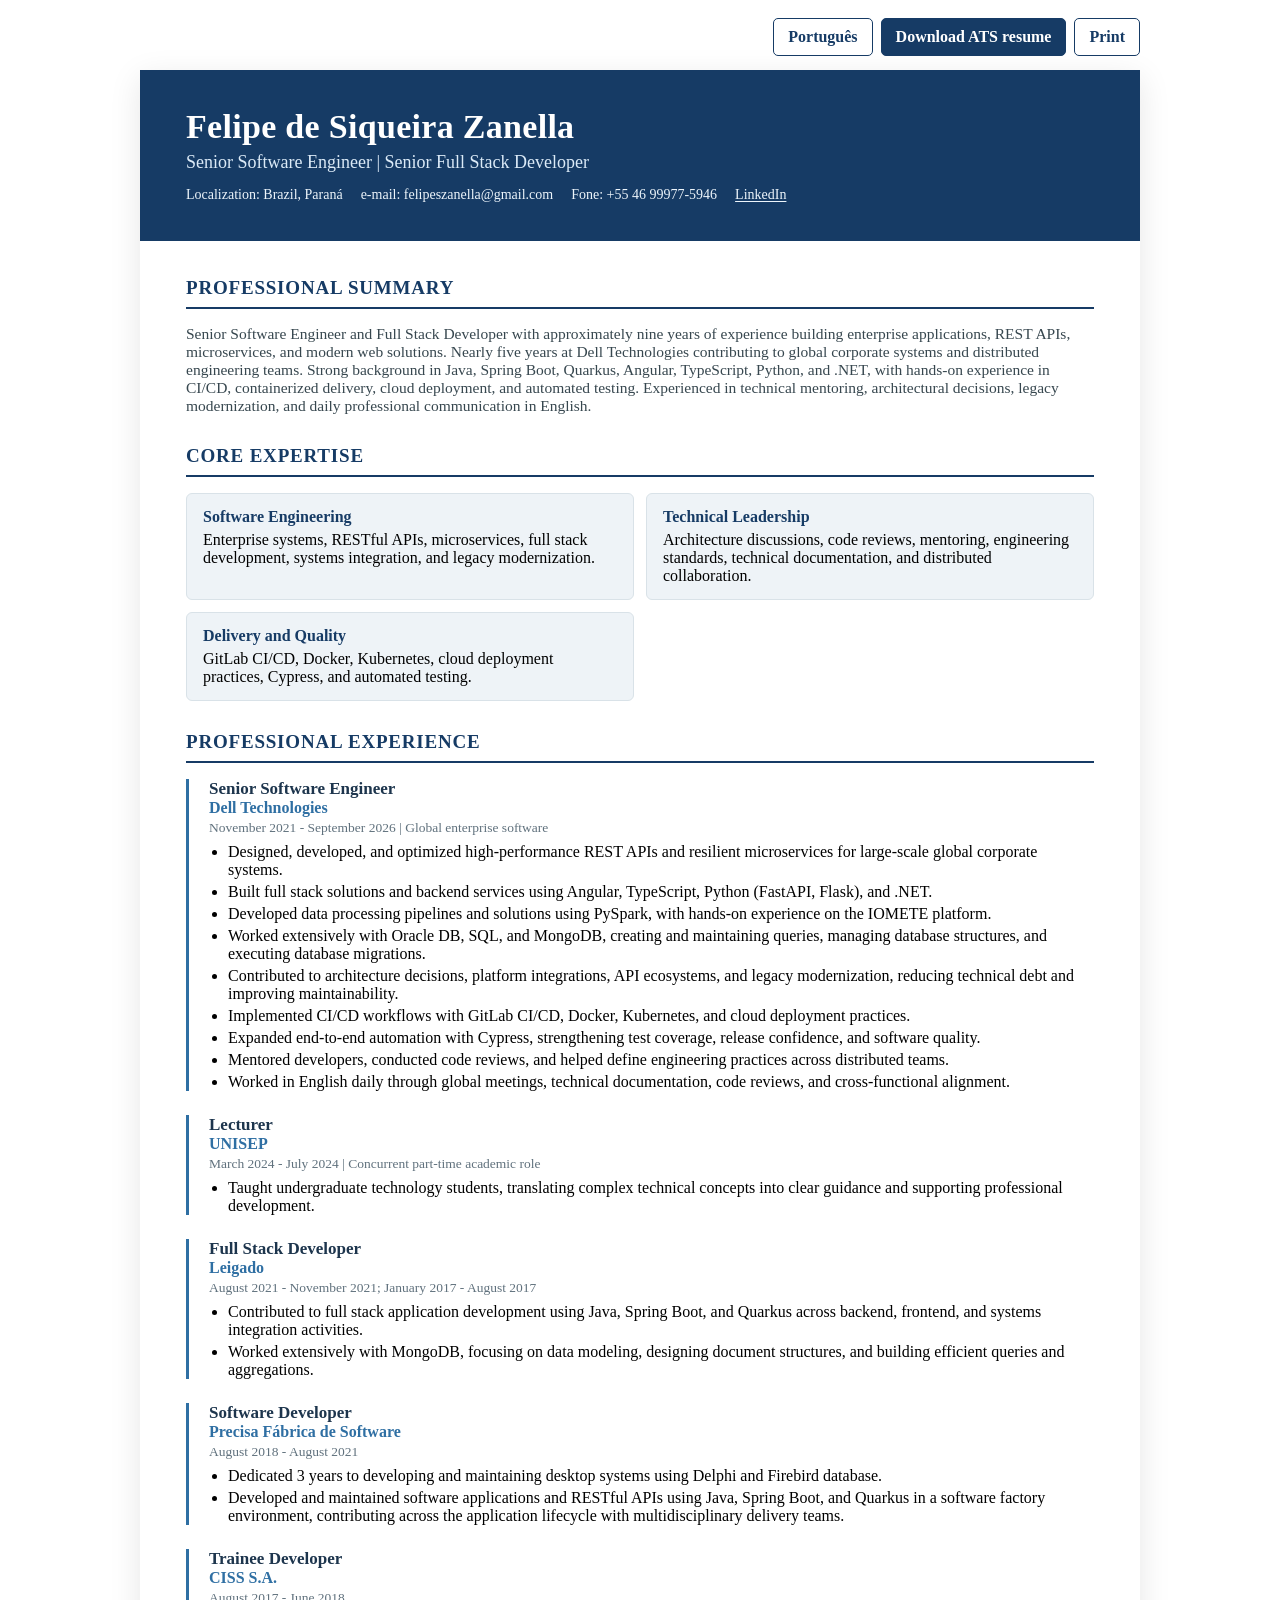
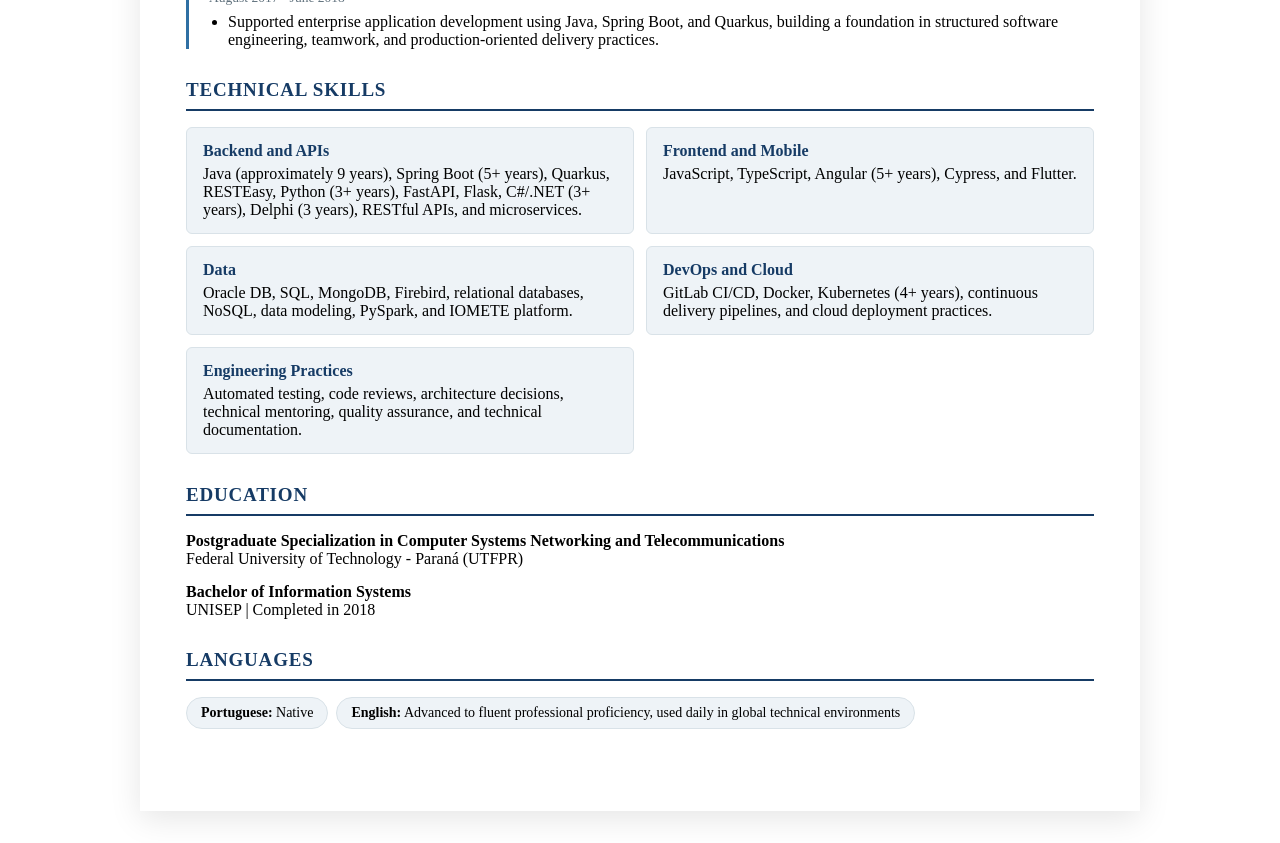
<file: index.html>
<!DOCTYPE html>
<html lang="en">
<head>
    <meta charset="UTF-8">
    <meta name="viewport" content="width=device-width, initial-scale=1.0">
    <meta name="description" content="">
    <title></title>
    <script src="assets/js/main.js" defer></script>

    <link rel="stylesheet" href="assets/css/styles.css">
</head>

<body>
<div class="language-switcher">
    <button id="language-toggle" type="button" aria-label=""></button>
    <button id="download-button" type="button" aria-label=""></button>
    <button id="print-button" type="button" aria-label=""></button>
</div>
<div class="resume" id="resume-content"></div>

</body>
</html>
</file>
<file: assets/css/styles.css>
.language-switcher {
    width: min(1000px, 94%);
    margin: 18px auto -18px;
    display: flex;
    justify-content: flex-end;
    gap: 8px;
}

.language-switcher button {
    border: 1px solid #163b65;
    border-radius: 5px;
    background: white;
    color: #163b65;
    padding: 9px 14px;
    font: inherit;
    font-weight: 600;
    cursor: pointer;
}

.language-switcher button:hover, .language-switcher button:focus-visible {
    background: #eef3f7;
}

.language-switcher #download-button {
    background: #163b65;
    color: #fff;
}

.language-switcher #download-button:hover,
.language-switcher #download-button:focus-visible {
    background: #245987;
}

.resume {
    width: min(1000px, 94%);
    margin: 32px auto;
    background: #fff;
    box-shadow: 0 8px 30px rgba(0, 0, 0, .10);
}

.resume header {
    background: #163b65;
    color: #fff;
    padding: 38px 46px;
    display: flex;
    align-items: center;
    gap: 28px;
}

.resume .photo {
    width: 125px;
    height: 125px;
    flex: 0 0 125px;
    border-radius: 50%;
    border: 4px solid rgba(255, 255, 255, .85);
    overflow: hidden;
}

.resume .photo img {
    width: 100%;
    height: 100%;
    object-fit: cover;
}

.resume h1 {
    margin: 0 0 6px;
    font-size: 34px;
    letter-spacing: .3px;
}

.resume .role {
    font-size: 18px;
    color: #dbeaf7;
    margin-bottom: 14px;
}

.resume .contact {
    display: flex;
    flex-wrap: wrap;
    gap: 7px 18px;
    font-size: 14px;
    color: #edf5fb;
}

.resume .contact a {
    color: inherit;
    text-underline-offset: 2px;
}

.resume .availability {
    display: inline-block;
    margin-top: 15px;
    padding: 4px 10px;
    border: 1px solid rgba(255, 255, 255, .65);
    border-radius: 20px;
    font-size: 13px;
}

.resume main {
    padding: 36px 46px 44px;
}

.resume section {
    margin-bottom: 30px;
}

.resume h2 {
    margin: 0 0 16px;
    padding-bottom: 8px;
    border-bottom: 2px solid #163b65;
    color: #163b65;
    font-size: 19px;
    text-transform: uppercase;
    letter-spacing: .8px;
}

.resume .summary {
    margin: 0;
    font-size: 15.5px;
    color: #37474f;
}

.resume .grid {
    display: grid;
    grid-template-columns: repeat(2, 1fr);
    gap: 12px;
}

.resume .card {
    background: #eef3f7;
    border: 1px solid #d9e2e8;
    padding: 14px 16px;
    border-radius: 6px;
}

.resume .card strong {
    display: block;
    color: #163b65;
    margin-bottom: 5px;
}

.resume .job {
    margin-bottom: 24px;
    padding-left: 20px;
    border-left: 3px solid #2f6fa3;
    break-inside: avoid;
}

.resume .job:last-child {
    margin-bottom: 0;
}

.resume .job h3 {
    margin: 0;
    color: #1d354d;
    font-size: 17px;
}

.resume .company {
    font-weight: 600;
    color: #2f6fa3;
}

.resume .period {
    color: #60717d;
    font-size: 13.5px;
    margin: 3px 0 7px;
}

.resume ul {
    margin: 7px 0 0;
    padding-left: 19px;
}

.resume li {
    margin-bottom: 4px;
}

.resume .education {
    margin-bottom: 15px;
}

.resume .language {
    display: inline-block;
    background: #eef3f7;
    border: 1px solid #d9e2e8;
    border-radius: 20px;
    padding: 7px 14px;
    margin: 0 8px 8px 0;
    font-size: 14px;
}

@media (max-width: 650px) {
    .resume header, .resume main {
        padding: 28px 24px;
    }

    .resume header {
        flex-direction: column;
        text-align: center;
    }

    .resume .photo {
        width: 110px;
        height: 110px;
        flex-basis: 110px;
    }

    .resume h1 {
        font-size: 28px;
    }

    .resume .contact {
        justify-content: center;
    }

    .resume .grid {
        grid-template-columns: 1fr;
    }
}

@page {
    size: A4;
    margin: 12mm;
}

@media print {
    .language-switcher {
        display: none !important;
    }

    html,
    body {
        width: 100%;
        margin: 0;
        padding: 0;
        background: #fff;
        color: #263238;
        font-size: 10pt;
        line-height: 1.4;
        -webkit-print-color-adjust: exact;
        print-color-adjust: exact;
    }

    .resume {
        width: auto;
        margin: 0;
        box-shadow: none;
        border: 0;
    }

    .resume header {
        padding: 7mm 8mm;
        gap: 7mm;
        background: #163b65;
        color: #fff;
        border-bottom: 3px solid #2f6fa3;
    }

    .resume .photo {
        width: 27mm;
        height: 27mm;
        flex-basis: 27mm;
    }

    .resume h1 {
        font-size: 22pt;
    }

    .resume .role {
        font-size: 12pt;
    }

    .resume .contact {
        font-size: 9pt;
    }

    .resume .availability {
        border-color: rgba(255, 255, 255, .65);
        color: #fff;
        margin-top: 3mm;
    }

    .resume main {
        padding: 7mm 5mm 0;
    }

    .resume section {
        margin-bottom: 6mm;
        break-inside: auto;
        page-break-inside: auto;
        orphans: 3;
        widows: 3;
    }

    .resume h2 {
        margin-bottom: 3mm;
        padding-bottom: 1.5mm;
        border-bottom: 1.5px solid #163b65;
        font-size: 11pt;
        break-after: avoid-page;
        page-break-after: avoid;
    }

    .resume .job {
        margin-bottom: 4mm;
        border-left: 3px solid #2f6fa3;
        padding-left: 4mm;
        break-inside: avoid-page;
        page-break-inside: avoid;
    }

    .resume .job h3 {
        font-size: 10.5pt;
        break-after: avoid-page;
        page-break-after: avoid;
    }

    .resume .job .company,
    .resume .job .period {
        break-after: avoid-page;
        page-break-after: avoid;
    }

    .resume .period {
        margin-bottom: 1mm;
    }

    .resume .summary {
        font-size: 10pt;
    }

    .resume .grid {
        grid-template-columns: repeat(2, minmax(0, 1fr));
        gap: 3mm;
    }

    .resume .card {
        border: 1px solid #c5d0d8;
        background: #eef3f7;
        padding: 3mm;
    }

    .resume .language {
        border: 1px solid #b8c4ce;
        background: #eef3f7;
    }

    .resume li,
    .resume .card,
    .resume .education {
        break-inside: avoid;
        page-break-inside: avoid;
    }

    .resume p,
    .resume li {
        orphans: 3;
        widows: 3;
    }

    .resume header,
    .resume .card,
    .resume .language {
        -webkit-print-color-adjust: exact;
        print-color-adjust: exact;
    }
}
</file>
